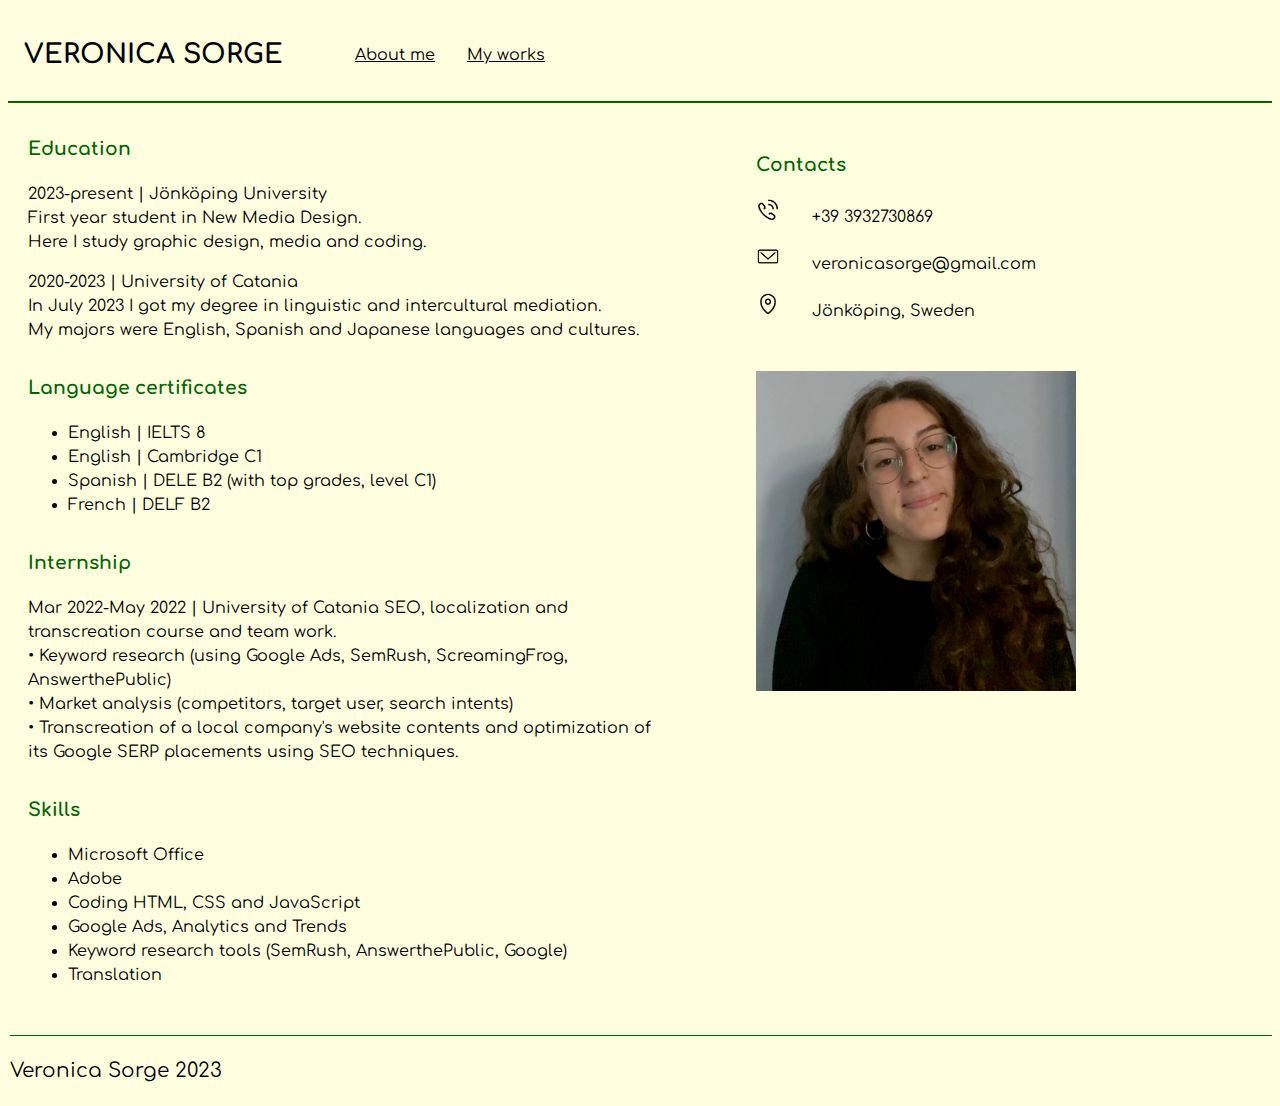
<file: index.html>
<!DOCTYPE html>
<html lang="en">
  <head>
    <meta charset="UTF-8" />
    <meta name="viewport" content="width=device-width, initial-scale=1.0" />
    <title>Portfolio Veronica</title>
    <link rel="stylesheet" href="css/main.css" />
    <link rel="preconnect" href="https://fonts.googleapis.com" />
    <link rel="preconnect" href="https://fonts.gstatic.com" crossorigin />
    <link
      href="https://fonts.googleapis.com/css2?family=Comfortaa:wght@300;400;500;600;700&display=swap"
      rel="stylesheet"
    />
  </head>

  <header>
    <p id="logo">VERONICA SORGE</p>
    <nav>
      <ul id="header-ul">
        <li class="header-li"><a href="index.html">About me</a></li>
        <li class="header-li"><a href="my-works.html">My works</a></li>
      </ul>
    </nav>
  </header>
  <body>
    <main>
      <div class="container">
        <div class="text-box">
          <h3>Education</h3>
          <p>
            2023-present | Jönköping University <br />
            First year student in New Media Design. <br />Here I study graphic
            design, media and coding.
          </p>
          <p>
            2020-2023 | University of Catania <br />
            In July 2023 I got my degree in linguistic and intercultural
            mediation. <br />
            My majors were English, Spanish and Japanese languages and cultures.
          </p>
          <h3>Language certificates</h3>
          <ul>
            <li>English | IELTS 8</li>
            <li>English | Cambridge C1</li>
            <li>Spanish | DELE B2 (with top grades, level C1)</li>
            <li>French | DELF B2</li>
          </ul>
          <h3>Internship</h3>
          <p>
            Mar 2022-May 2022 | University of Catania SEO, localization and
            transcreation course and team work. <br />
            • Keyword research (using Google Ads, SemRush, ScreamingFrog,
            AnswerthePublic) <br />• Market analysis (competitors, target user,
            search intents) <br />• Transcreation of a local company's website
            contents and optimization of its Google SERP placements using SEO
            techniques.
          </p>
          <h3>Skills</h3>
          <ul>
            <li>Microsoft Office</li>
            <li>Adobe</li>
            <li>Coding HTML, CSS and JavaScript</li>
            <li>Google Ads, Analytics and Trends</li>
            <li>Keyword research tools (SemRush, AnswerthePublic, Google)</li>
            <li>Translation</li>
          </ul>
        </div>
        <div>
          <div id="contact-box">
            <h3>Contacts</h3>
            <div>
              <p>
                <img src="images/phone.png" alt="phone icon" class="icons" />+39
                3932730869
              </p>
            </div>
            <div>
              <p>
                <img
                  src="images/email.png"
                  alt="mail icon"
                  class="icons"
                />veronicasorge@gmail.com
              </p>
            </div>
            <div>
              <p>
                <img
                  src="images/location.png"
                  alt="location icon"
                  class="icons"
                />Jönköping, Sweden
              </p>
            </div>
            <img src="images/IMG_1233.jpg" alt="Picture of myself" id="mypic" />
          </div>
        </div>
      </div>
    </main>

    <footer>
      <p>Veronica Sorge 2023</p>
    </footer>
  </body>
</html>
</file>
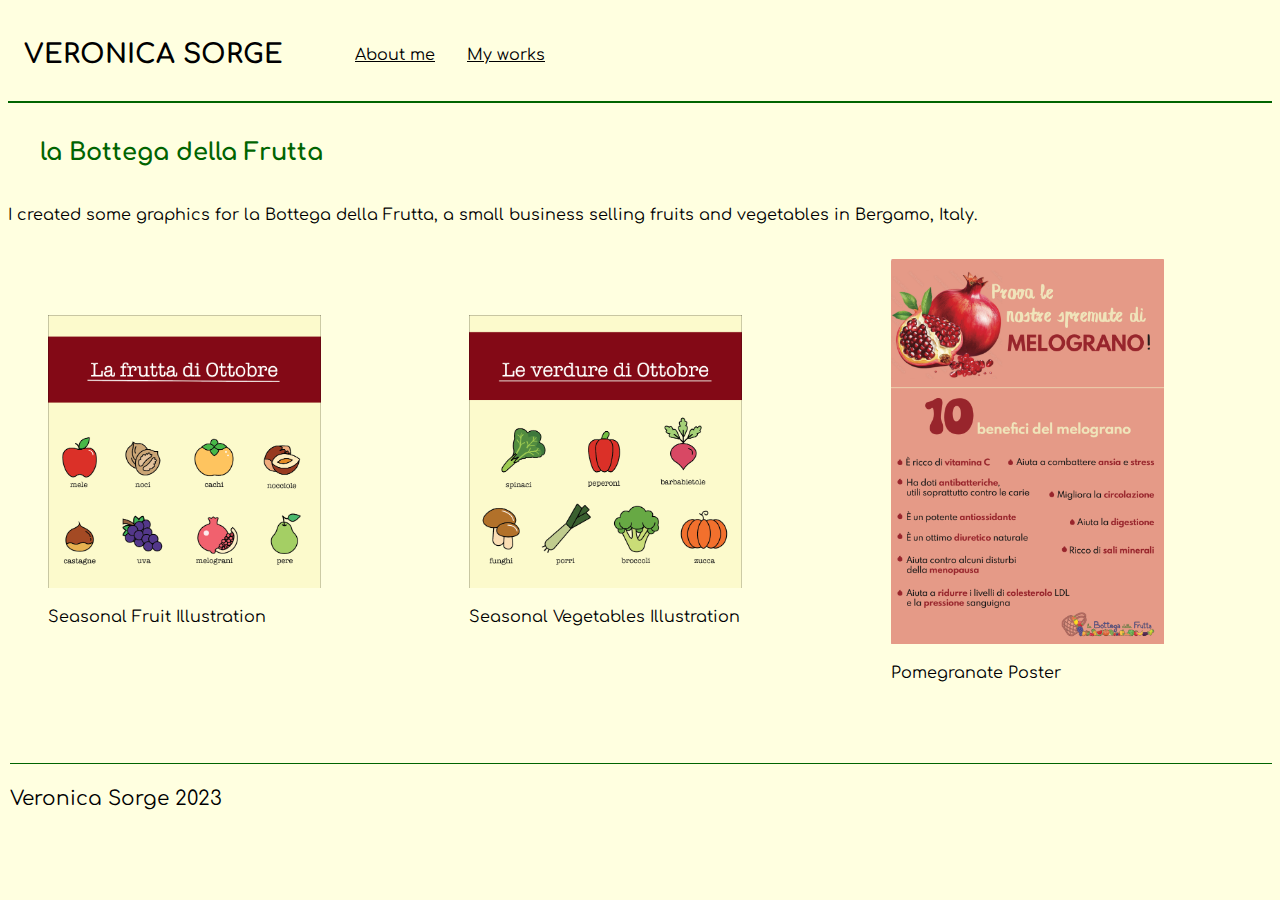
<file: bottega.html>
<!DOCTYPE html>
<html lang="en">
  <head>
    <meta charset="UTF-8" />
    <meta name="viewport" content="width=device-width, initial-scale=1.0" />
    <title>Portfolio Veronica</title>
    <link rel="stylesheet" href="css/main.css" />
    <link rel="preconnect" href="https://fonts.googleapis.com" />
    <link rel="preconnect" href="https://fonts.gstatic.com" crossorigin />
    <link
      href="https://fonts.googleapis.com/css2?family=Comfortaa:wght@300;400;500;600;700&display=swap"
      rel="stylesheet"
    />
  </head>

  <header>
    <p id="logo">VERONICA SORGE</p>
    <nav>
      <ul id="header-ul">
        <li class="header-li"><a href="index.html">About me</a></li>
        <li class="header-li"><a href="my-works.html">My works</a></li>
      </ul>
    </nav>
  </header>
  <body>
    <h1>la Bottega della Frutta</h1>

    <p class="visualidentity-description">
      I created some graphics for la Bottega della Frutta, a small business
      selling fruits and vegetables in Bergamo, Italy.
    </p>

    <section>
      <figure>
        <img src="images/bottegadellafrutta1.png" alt="fruit" />
        <figcaption>Seasonal Fruit Illustration</figcaption>
      </figure>

      <figure>
        <img src="images/bottegadellafrutta2.png" alt="vegetables" />
        <figcaption>Seasonal Vegetables Illustration</figcaption>
      </figure>

      <figure>
        <img src="images/bottegadellafrutta3.png" alt="poster" />
        <figcaption>Pomegranate Poster</figcaption>
      </figure>
    </section>
  </body>
  <footer>
    <p>Veronica Sorge 2023</p>
  </footer>
</html>
</file>
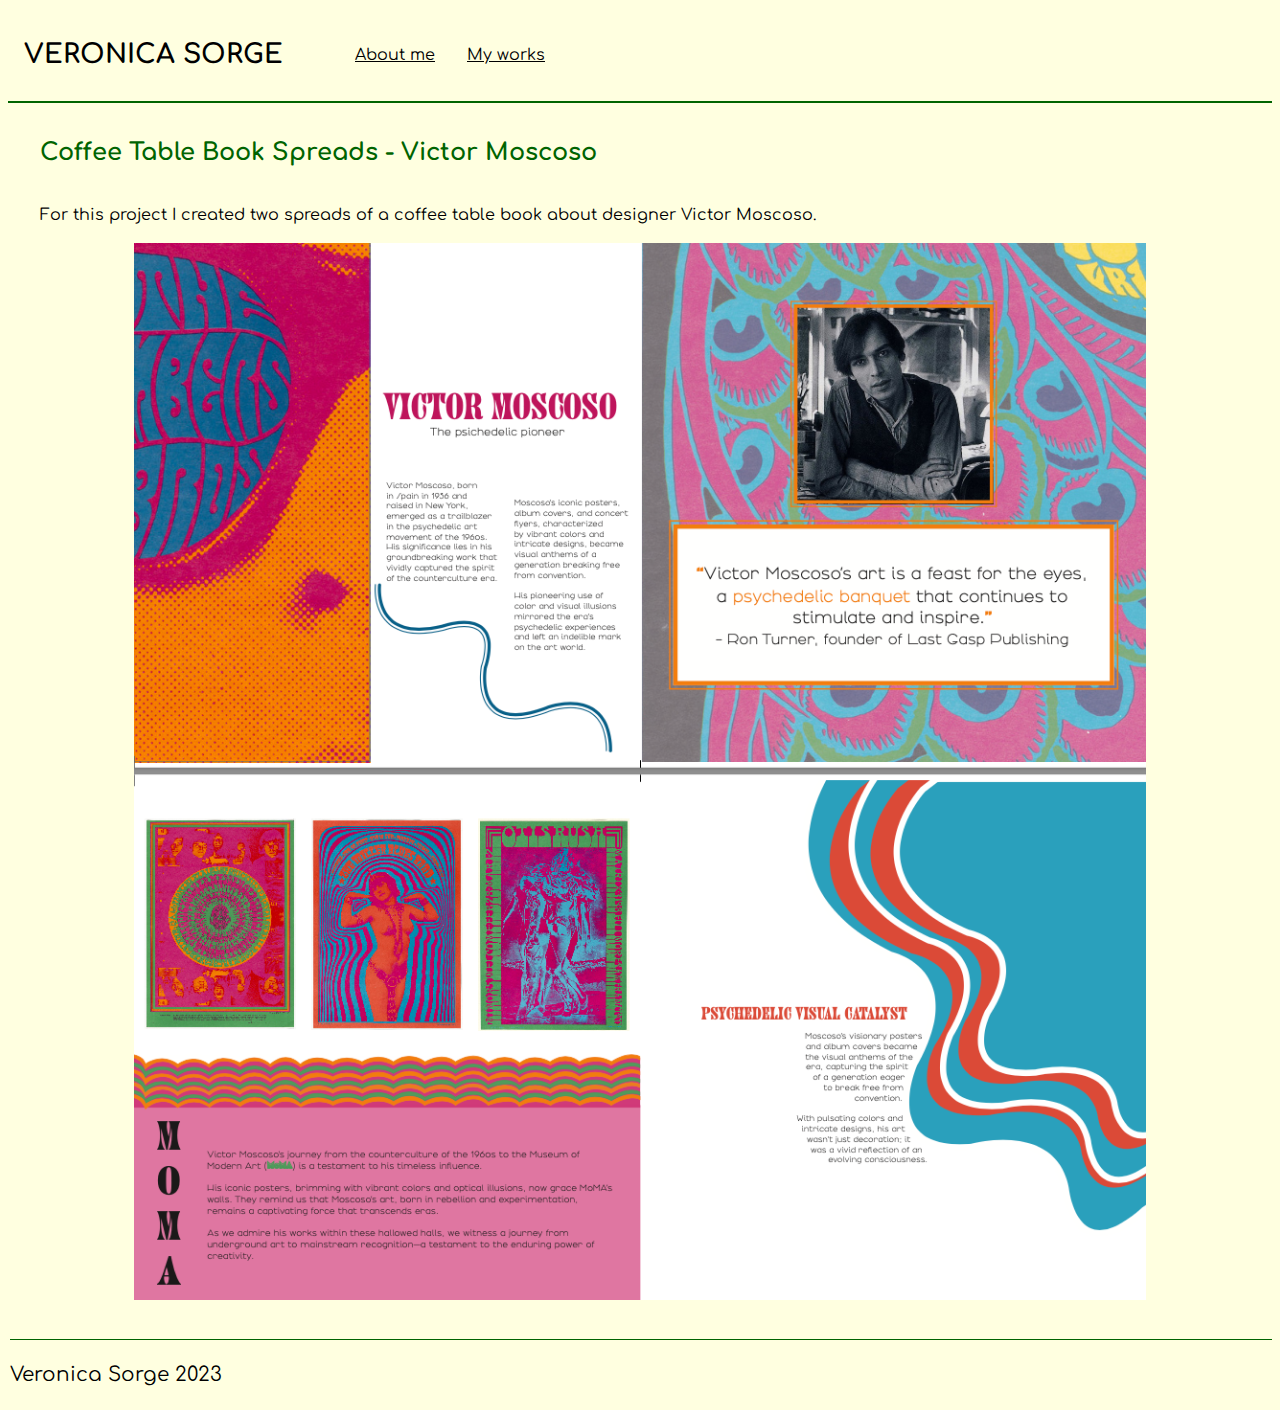
<file: coffetablebook.html>
<!DOCTYPE html>
<html lang="en">
  <head>
    <meta charset="UTF-8" />
    <meta name="viewport" content="width=device-width, initial-scale=1.0" />
    <title>Portfolio Veronica</title>
    <link rel="stylesheet" href="css/main.css" />
    <link rel="preconnect" href="https://fonts.googleapis.com" />
    <link rel="preconnect" href="https://fonts.gstatic.com" crossorigin />
    <link
      href="https://fonts.googleapis.com/css2?family=Comfortaa:wght@300;400;500;600;700&display=swap"
      rel="stylesheet"
    />
  </head>

  <header>
    <p id="logo">VERONICA SORGE</p>
    <nav>
      <ul id="header-ul">
        <li class="header-li"><a href="index.html">About me</a></li>
        <li class="header-li"><a href="my-works.html">My works</a></li>
      </ul>
    </nav>
  </header>
  <body>
    <h1>Coffee Table Book Spreads - Victor Moscoso</h1>

    <p class="work-description">
      For this project I created two spreads of a coffee table book about
      designer Victor Moscoso.
    </p>

    <img
      src="images/coffee-table-book.png"
      alt="coffee table book spreads"
      id="coffeetablebookpic"
    />
  </body>

  <footer>
    <p>Veronica Sorge 2023</p>
  </footer>
</html>
</file>
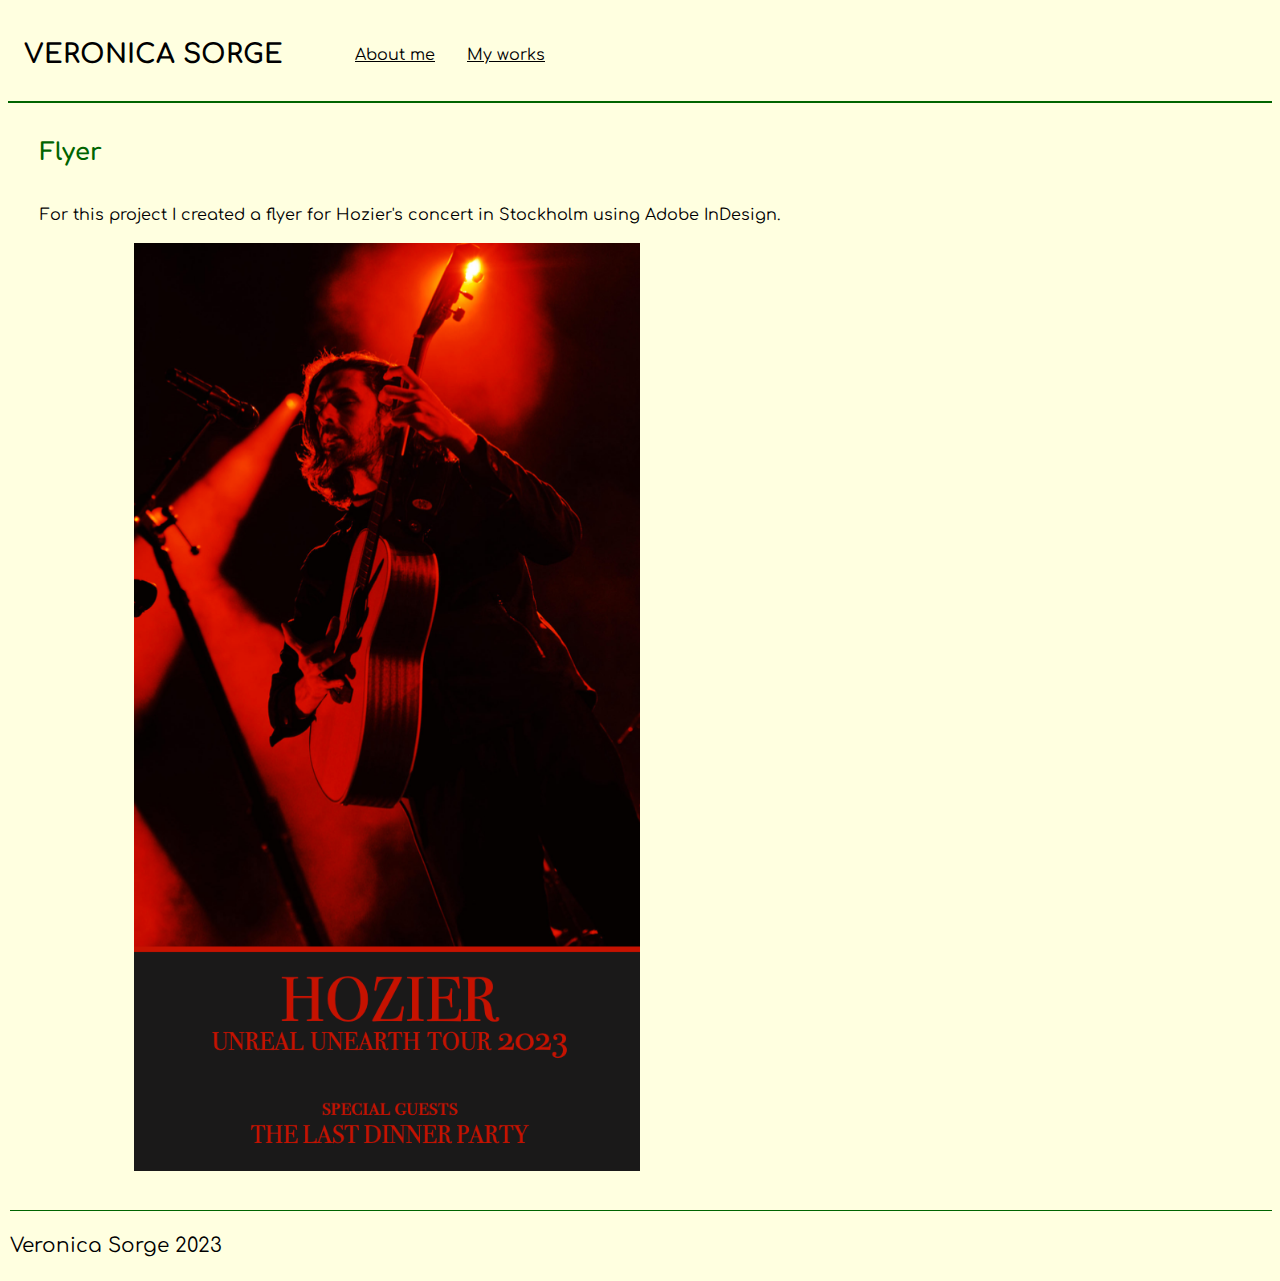
<file: flyer.html>
<!DOCTYPE html>
<html lang="en">
  <head>
    <meta charset="UTF-8" />
    <meta name="viewport" content="width=device-width, initial-scale=1.0" />
    <title>Portfolio Veronica</title>
    <link rel="stylesheet" href="css/main.css" />
    <link rel="preconnect" href="https://fonts.googleapis.com" />
    <link rel="preconnect" href="https://fonts.gstatic.com" crossorigin />
    <link
      href="https://fonts.googleapis.com/css2?family=Comfortaa:wght@300;400;500;600;700&display=swap"
      rel="stylesheet"
    />
  </head>

  <header>
    <p id="logo">VERONICA SORGE</p>
    <nav>
      <ul id="header-ul">
        <li class="header-li"><a href="index.html">About me</a></li>
        <li class="header-li"><a href="my-works.html">My works</a></li>
      </ul>
    </nav>
  </header>
  <body>
    <h1>Flyer</h1>

    <p class="work-description">
      For this project I created a flyer for Hozier's concert in Stockholm using
      Adobe InDesign.
    </p>

    <img src="images/flyer.png" alt="flyer" id="flyerpic" />
  </body>

  <footer>
    <p>Veronica Sorge 2023</p>
  </footer>
</html>
</file>
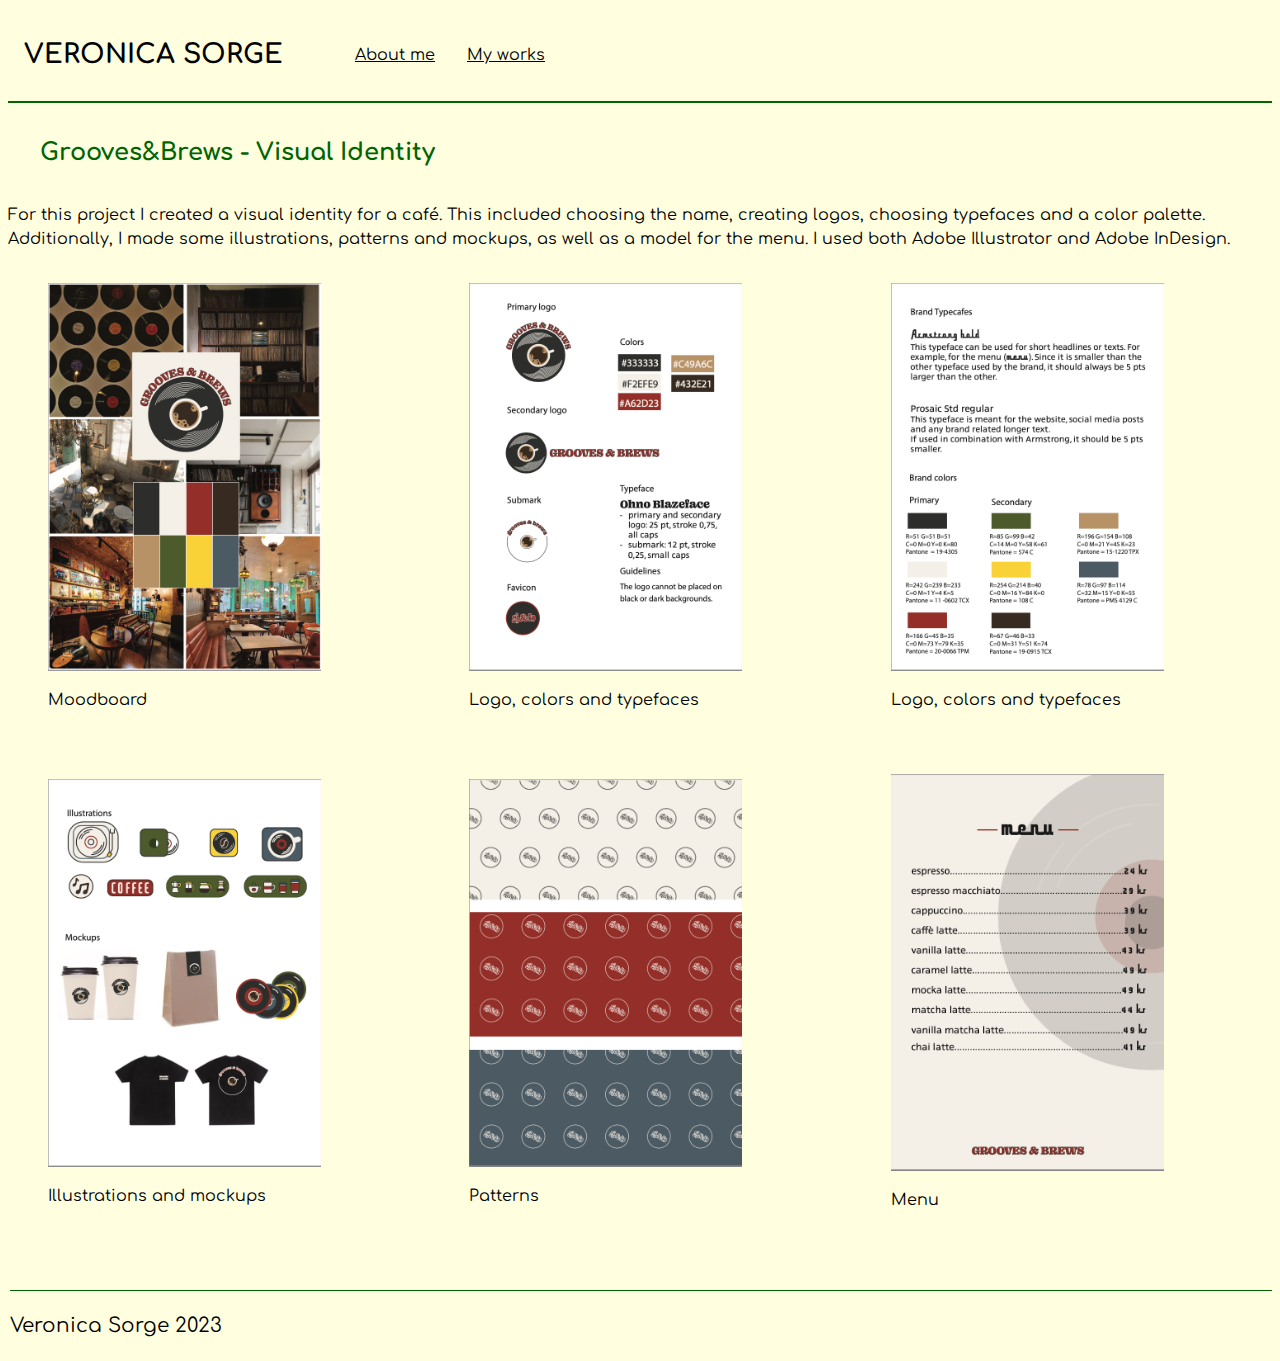
<file: grooves&brews.html>
<!DOCTYPE html>
<html lang="en">
  <head>
    <meta charset="UTF-8" />
    <meta name="viewport" content="width=device-width, initial-scale=1.0" />
    <title>Portfolio Veronica</title>
    <link rel="stylesheet" href="css/main.css" />
    <link rel="preconnect" href="https://fonts.googleapis.com" />
    <link rel="preconnect" href="https://fonts.gstatic.com" crossorigin />
    <link
      href="https://fonts.googleapis.com/css2?family=Comfortaa:wght@300;400;500;600;700&display=swap"
      rel="stylesheet"
    />
  </head>

  <header>
    <p id="logo">VERONICA SORGE</p>
    <nav>
      <ul id="header-ul">
        <li class="header-li"><a href="index.html">About me</a></li>
        <li class="header-li"><a href="my-works.html">My works</a></li>
      </ul>
    </nav>
  </header>
  <body>
    <h1>Grooves&Brews - Visual Identity</h1>

    <p class="visualidentity-description">
      For this project I created a visual identity for a café. This included
      choosing the name, creating logos, choosing typefaces and a color palette.
      Additionally, I made some illustrations, patterns and mockups, as well as
      a model for the menu. I used both Adobe Illustrator and Adobe InDesign.
    </p>

    <section>
      <figure>
        <img src="images/vi1.png" alt="Moodboard" />
        <figcaption>Moodboard</figcaption>
      </figure>

      <figure>
        <img src="images/vi2.png" alt="Logo" />
        <figcaption>Logo, colors and typefaces</figcaption>
      </figure>

      <figure>
        <img src="images/vi3.png" alt="Logo2" />
        <figcaption>Logo, colors and typefaces</figcaption>
      </figure>

      <figure>
        <img src="images/vi4.png" alt="Illustrations and mockups" />
        <figcaption>Illustrations and mockups</figcaption>
      </figure>

      <figure>
        <img src="images/vi5.png" alt="Patterns" />
        <figcaption>Patterns</figcaption>
      </figure>

      <figure>
        <img src="images/vi6.png" alt="Menu" />
        <figcaption>Menu</figcaption>
      </figure>
    </section>
  </body>
  <footer>
    <p>Veronica Sorge 2023</p>
  </footer>
</html>
</file>
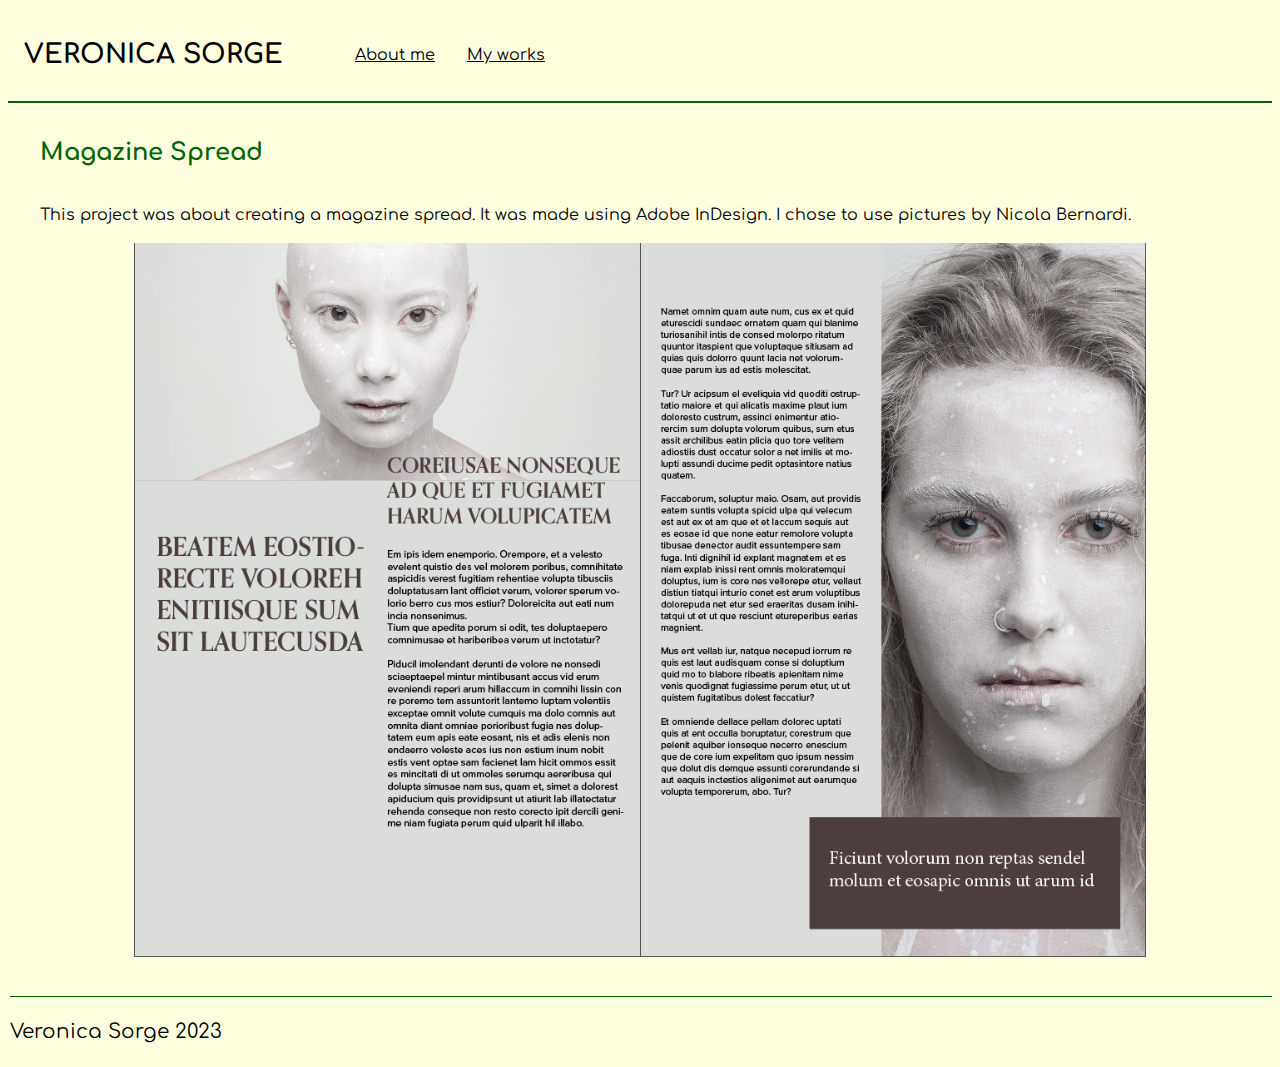
<file: magazine-1.html>
<!DOCTYPE html>
<html lang="en">
  <head>
    <meta charset="UTF-8" />
    <meta name="viewport" content="width=device-width, initial-scale=1.0" />
    <title>Portfolio Veronica</title>
    <link rel="stylesheet" href="css/main.css" />
    <link rel="preconnect" href="https://fonts.googleapis.com" />
    <link rel="preconnect" href="https://fonts.gstatic.com" crossorigin />
    <link
      href="https://fonts.googleapis.com/css2?family=Comfortaa:wght@300;400;500;600;700&display=swap"
      rel="stylesheet"
    />
  </head>

  <header>
    <p id="logo">VERONICA SORGE</p>
    <nav>
      <ul id="header-ul">
        <li class="header-li"><a href="index.html">About me</a></li>
        <li class="header-li"><a href="my-works.html">My works</a></li>
      </ul>
    </nav>
  </header>
  <body>
    <h1>Magazine Spread</h1>

    <p class="work-description">
      This project was about creating a magazine spread. It was made using Adobe
      InDesign. I chose to use pictures by Nicola Bernardi.
    </p>

    <img src="images/magazine1.png" alt="magazine1" class="magazine-pics" />
  </body>

  <footer>
    <p>Veronica Sorge 2023</p>
  </footer>
</html>
</file>
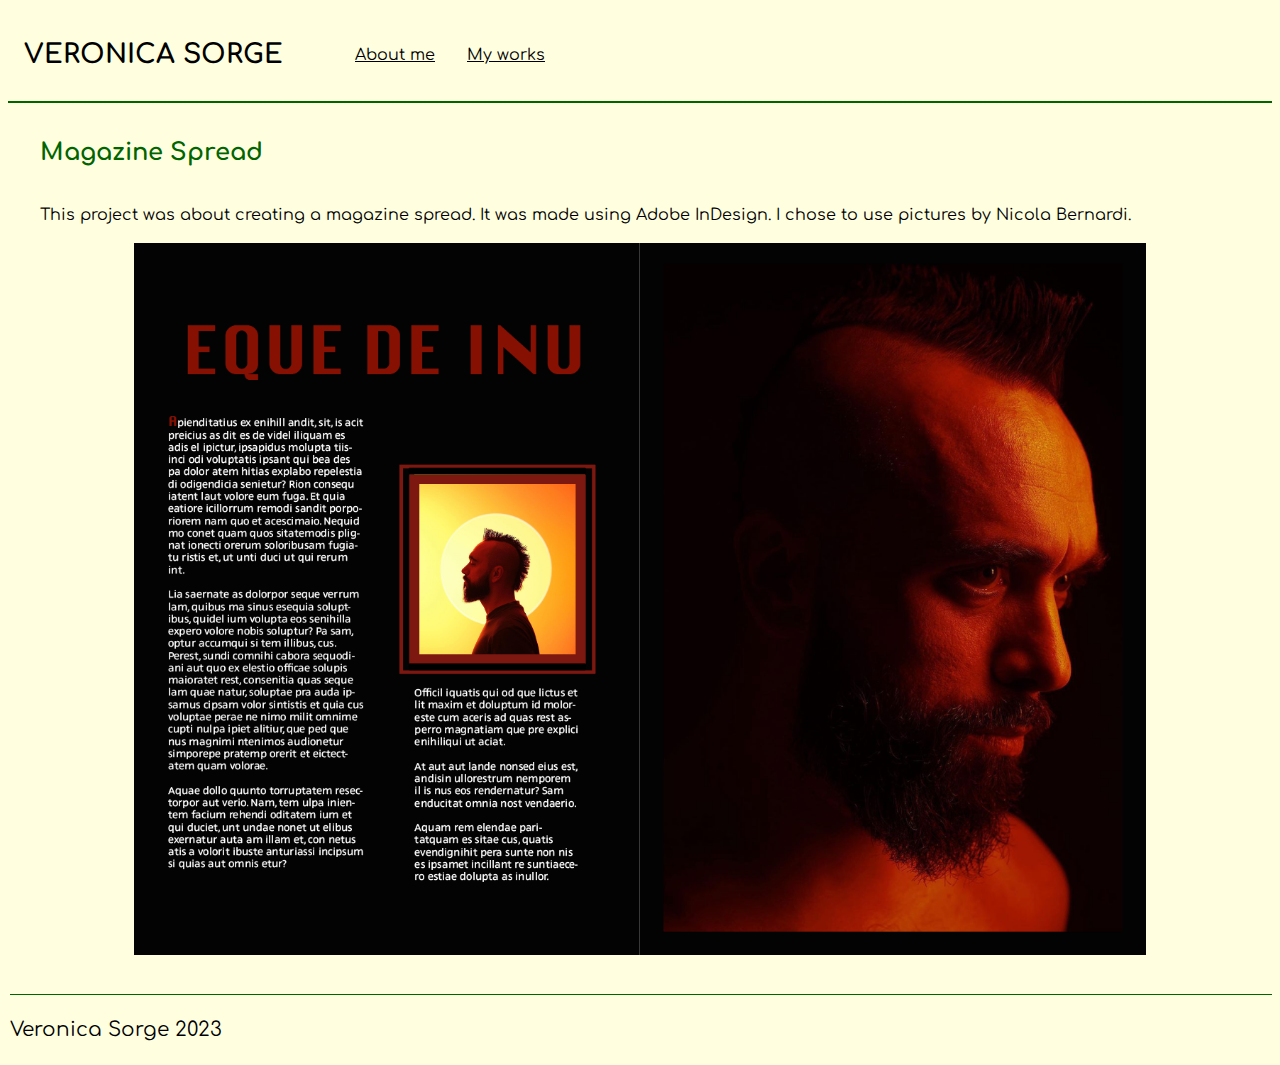
<file: magazine-2.html>
<!DOCTYPE html>
<html lang="en">
  <head>
    <meta charset="UTF-8" />
    <meta name="viewport" content="width=device-width, initial-scale=1.0" />
    <title>Portfolio Veronica</title>
    <link rel="stylesheet" href="css/main.css" />
    <link rel="preconnect" href="https://fonts.googleapis.com" />
    <link rel="preconnect" href="https://fonts.gstatic.com" crossorigin />
    <link
      href="https://fonts.googleapis.com/css2?family=Comfortaa:wght@300;400;500;600;700&display=swap"
      rel="stylesheet"
    />
  </head>

  <header>
    <p id="logo">VERONICA SORGE</p>
    <nav>
      <ul id="header-ul">
        <li class="header-li"><a href="index.html">About me</a></li>
        <li class="header-li"><a href="my-works.html">My works</a></li>
      </ul>
    </nav>
  </header>
  <body>
    <h1>Magazine Spread</h1>

    <p class="work-description">
      This project was about creating a magazine spread. It was made using Adobe
      InDesign. I chose to use pictures by Nicola Bernardi.
    </p>

    <img src="images/magazine2.png" alt="magazine2" class="magazine-pics" />
  </body>

  <footer>
    <p>Veronica Sorge 2023</p>
  </footer>
</html>
</file>
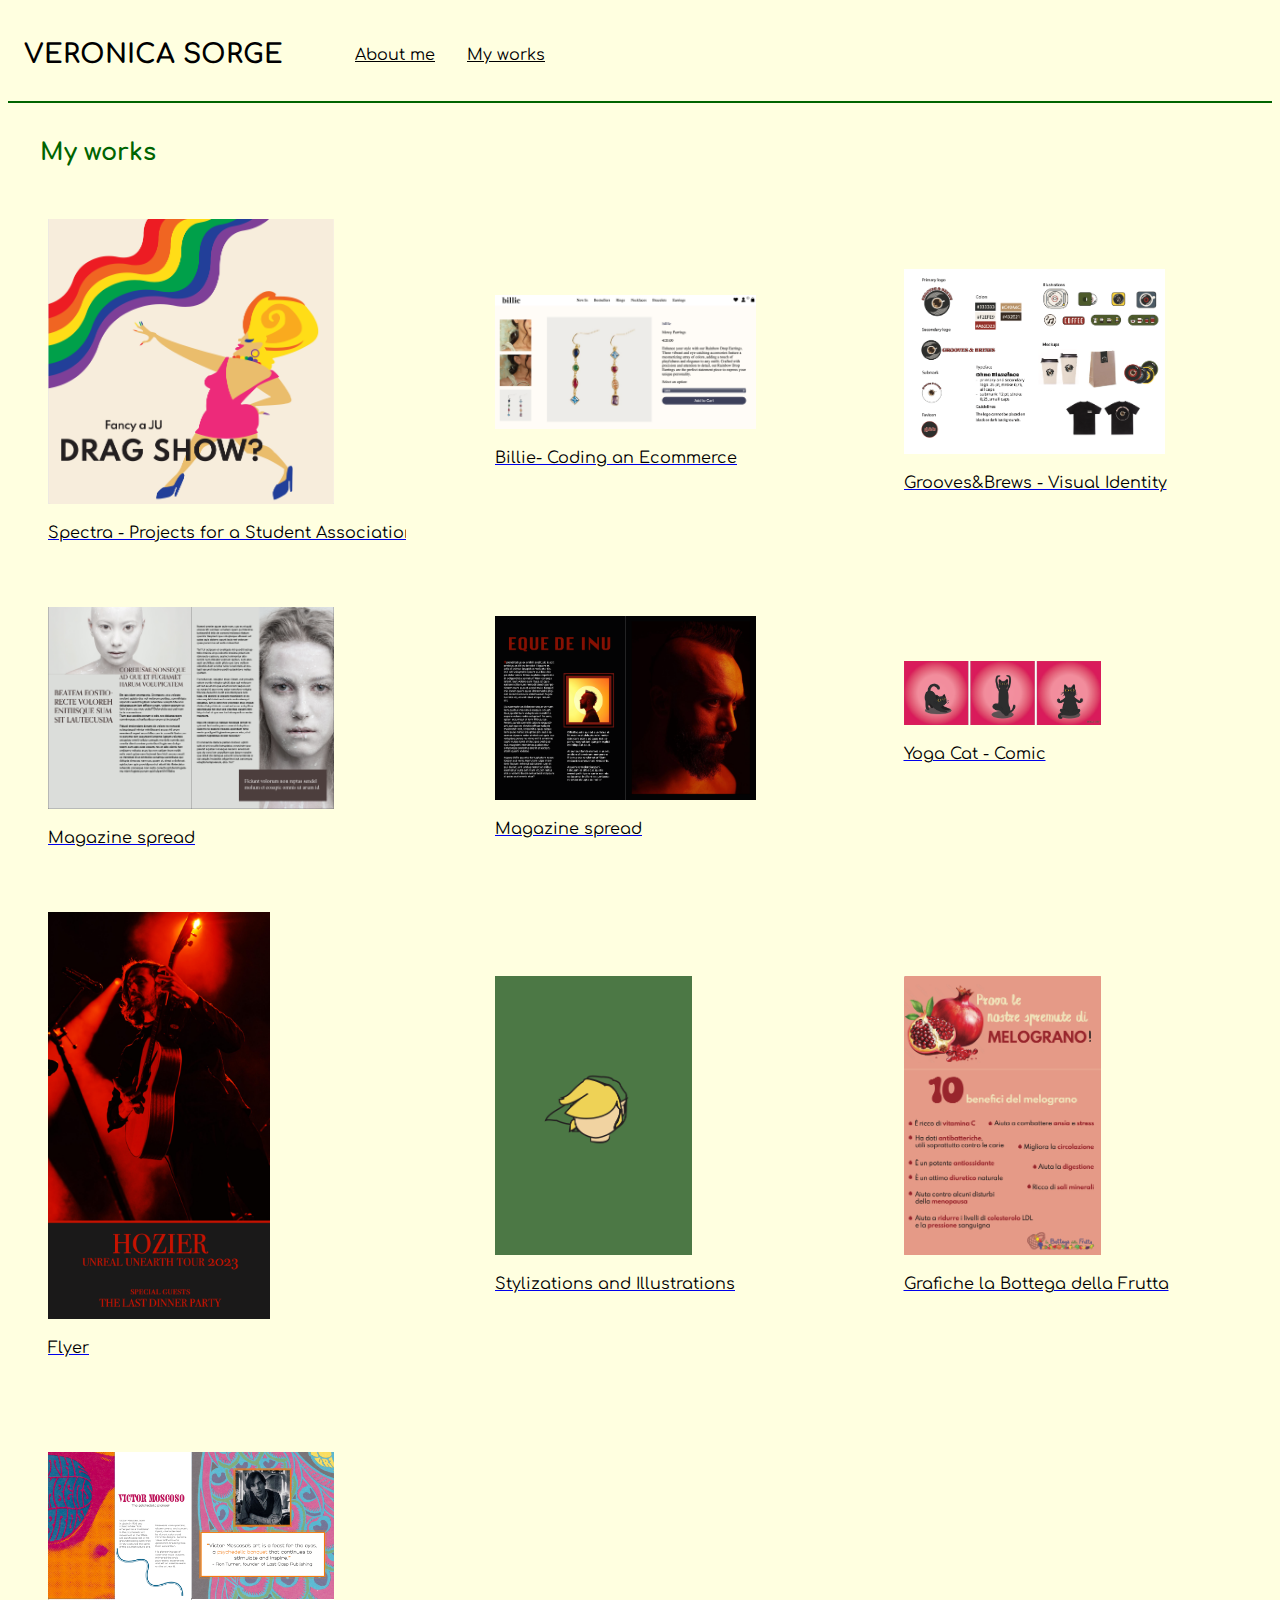
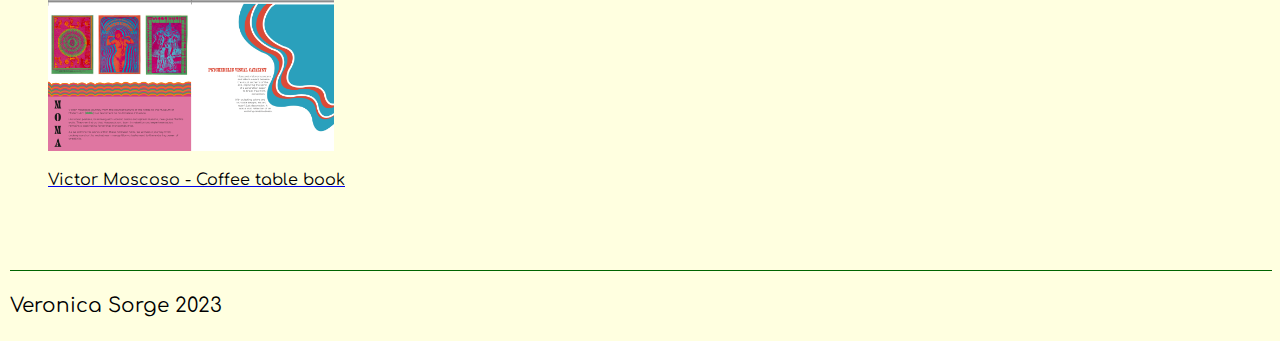
<file: my-works.html>
<!DOCTYPE html>
<html lang="en">
  <head>
    <meta charset="UTF-8" />
    <meta name="viewport" content="width=device-width, initial-scale=1.0" />
    <link rel="stylesheet" href="css/main.css" />
    <link rel="preconnect" href="https://fonts.googleapis.com" />
    <link rel="preconnect" href="https://fonts.gstatic.com" crossorigin />
    <link
      href="https://fonts.googleapis.com/css2?family=Comfortaa:wght@300;400;500;600;700&display=swap"
      rel="stylesheet"
    />
    <title>Portfolio Veronica</title>
  </head>

  <body>
    <header>
      <p id="logo">VERONICA SORGE</p>
      <nav>
        <ul id="header-ul">
          <li class="header-li"><a href="index.html">About me</a></li>
          <li class="header-li"><a href="my-works.html">My works</a></li>
        </ul>
      </nav>
    </header>
<h1>My works</h1>

<section>

  <a href="spectra.html">
    <figure class="myworks-fig">
      <img src="images/dragshow1.png" alt="ig post for spectra">
      <figcaption>Spectra - Projects for a Student Association</figcaption>
    </figure>
  </a>

  <a href="website.html">
    <figure class="myworks-fig">
      <img src="images/website.png" alt="Website">
      <figcaption>Billie- Coding an Ecommerce</figcaption>
    </figure>
  </a>

  <a href="grooves&brews.html">
    <figure class="myworks-fig">
      <img src="images/visual-identity.png" alt="Visual Identity">
      <figcaption>Grooves&Brews - Visual Identity</figcaption>
    </figure>
  </a>

  <a href="magazine-1.html">
    <figure class="myworks-fig">
      <img src="images/magazine1.png" alt="Magazine 1">
      <figcaption>Magazine spread</figcaption>
    </figure>
  </a>

  <a href="magazine-2.html">
    <figure class="myworks-fig">
      <img src="images/magazine2.png" alt="Magazine 2">
      <figcaption>Magazine spread</figcaption>
    </figure>
  </a>
  
  <a href="yogacat.html" class="myworks-fig">
    <figure>
      <img src="images/comic.png" alt="Comic">
      <figcaption>Yoga Cat - Comic</figcaption>
    </figure>
  </a>

  <a href="flyer.html" class="myworks-fig">
    <figure>
      <img src="images/flyer.png" alt="flyer">
      <figcaption>Flyer</figcaption>
    </figure>
  </a>

  <a href="stylizations.html" class="myworks-fig">
    <figure>
      <img src="images/stylization1.png" alt="stylization">
      <figcaption>Stylizations and Illustrations</figcaption>
    </figure>
  </a>

  <a href="bottega.html" class="myworks-fig">
    <figure>
      <img src="images/bottegadellafrutta3.png" alt="flyer">
      <figcaption>Grafiche la Bottega della Frutta</figcaption>
    </figure>
  </a>

  <a href="coffetablebook.html">
    <figure class="myworks-fig">
      <img src="images/coffee-table-book.png" alt="Coffee Table Book">
      <figcaption>Victor Moscoso - Coffee table book</figcaption>
    </figure>
  </a>
  
</section>

  </body>
  <footer>
    <p>Veronica Sorge 2023</p>
  </footer>
</html>
</html>
</file>
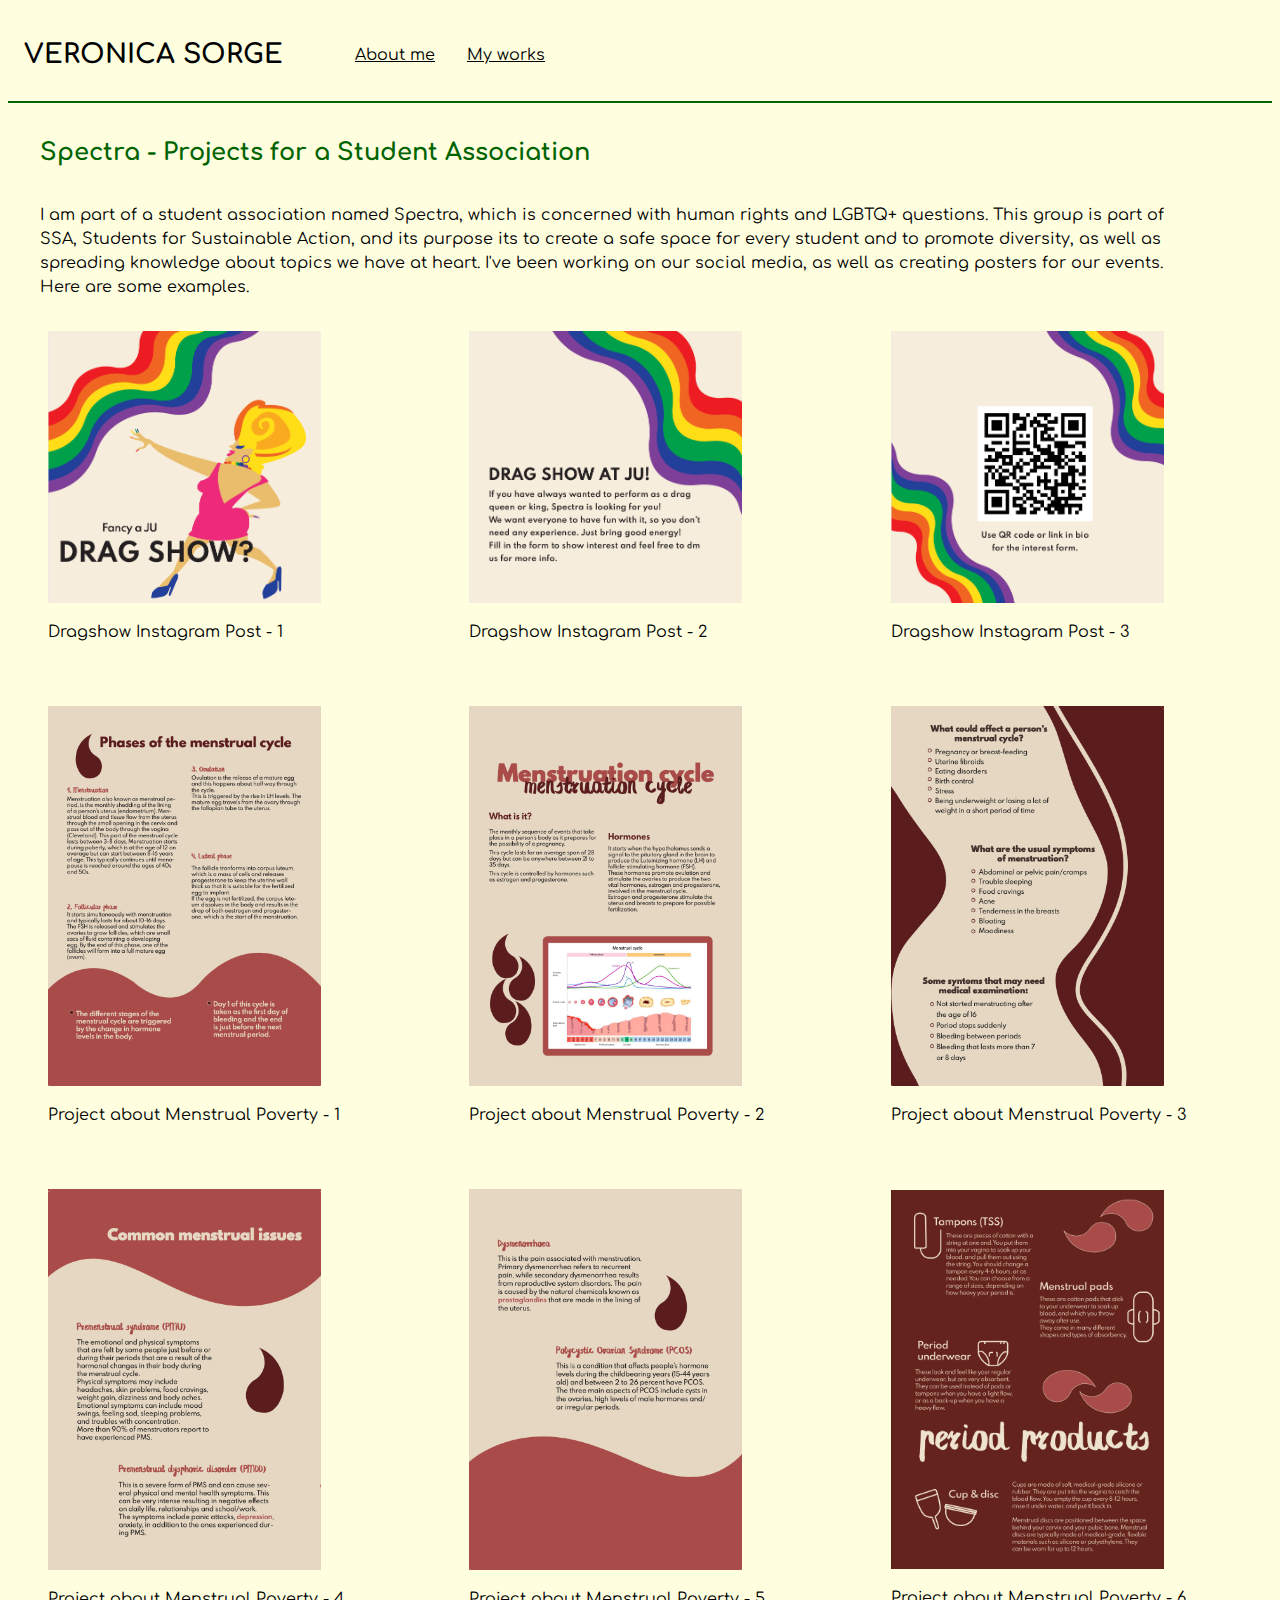
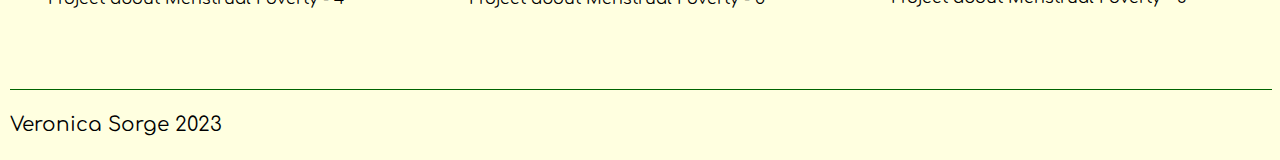
<file: spectra.html>
<!DOCTYPE html>
<html lang="en">
  <head>
    <meta charset="UTF-8" />
    <meta name="viewport" content="width=device-width, initial-scale=1.0" />
    <title>Portfolio Veronica</title>
    <link rel="stylesheet" href="css/main.css" />
    <link rel="preconnect" href="https://fonts.googleapis.com" />
    <link rel="preconnect" href="https://fonts.gstatic.com" crossorigin />
    <link
      href="https://fonts.googleapis.com/css2?family=Comfortaa:wght@300;400;500;600;700&display=swap"
      rel="stylesheet"
    />
  </head>

  <header>
    <p id="logo">VERONICA SORGE</p>
    <nav>
      <ul id="header-ul">
        <li class="header-li"><a href="index.html">About me</a></li>
        <li class="header-li"><a href="my-works.html">My works</a></li>
      </ul>
    </nav>
  </header>
  <body>
    <h1>Spectra - Projects for a Student Association</h1>

    <p class="work-description">
      I am part of a student association named Spectra, which is concerned with
      human rights and LGBTQ+ questions. This group is part of SSA, Students for
      Sustainable Action, and its purpose its to create a safe space for every
      student and to promote diversity, as well as spreading knowledge about
      topics we have at heart. I've been working on our social media, as well as
      creating posters for our events. Here are some examples.
    </p>

    <section>
      <figure>
        <img src="images/dragshow1.png" alt="dragshow post 1" />
        <figcaption>Dragshow Instagram Post - 1</figcaption>
      </figure>

      <figure>
        <img src="images/dragshow2.png" alt="dragshow post 2" />
        <figcaption>Dragshow Instagram Post - 2</figcaption>
      </figure>

      <figure>
        <img src="images/dragshow3.png" alt="dragshow post 3" />
        <figcaption>Dragshow Instagram Post - 3</figcaption>
      </figure>

      <figure>
        <img src="images/mestrualproject1.png" alt="Poster 1" />
        <figcaption>Project about Menstrual Poverty - 1</figcaption>
      </figure>

      <figure>
        <img src="images/menstrualproject2.png" alt="Poster 2" />
        <figcaption>Project about Menstrual Poverty - 2</figcaption>
      </figure>

      <figure>
        <img src="images/menstrualproject3.png" alt="Poster 3" />
        <figcaption>Project about Menstrual Poverty - 3</figcaption>
      </figure>

      <figure>
        <img src="images/menstrualproject4.png" alt="Poster 4" />
        <figcaption>Project about Menstrual Poverty - 4</figcaption>
      </figure>

      <figure>
        <img src="images/menstrualproject5.png" alt="Poster 5" />
        <figcaption>Project about Menstrual Poverty - 5</figcaption>
      </figure>

      <figure>
        <img src="images/menstrualproject6.png" alt="Poster 6" />
        <figcaption>Project about Menstrual Poverty - 6</figcaption>
      </figure>
    </section>
  </body>
  <footer>
    <p>Veronica Sorge 2023</p>
  </footer>
</html>
</file>
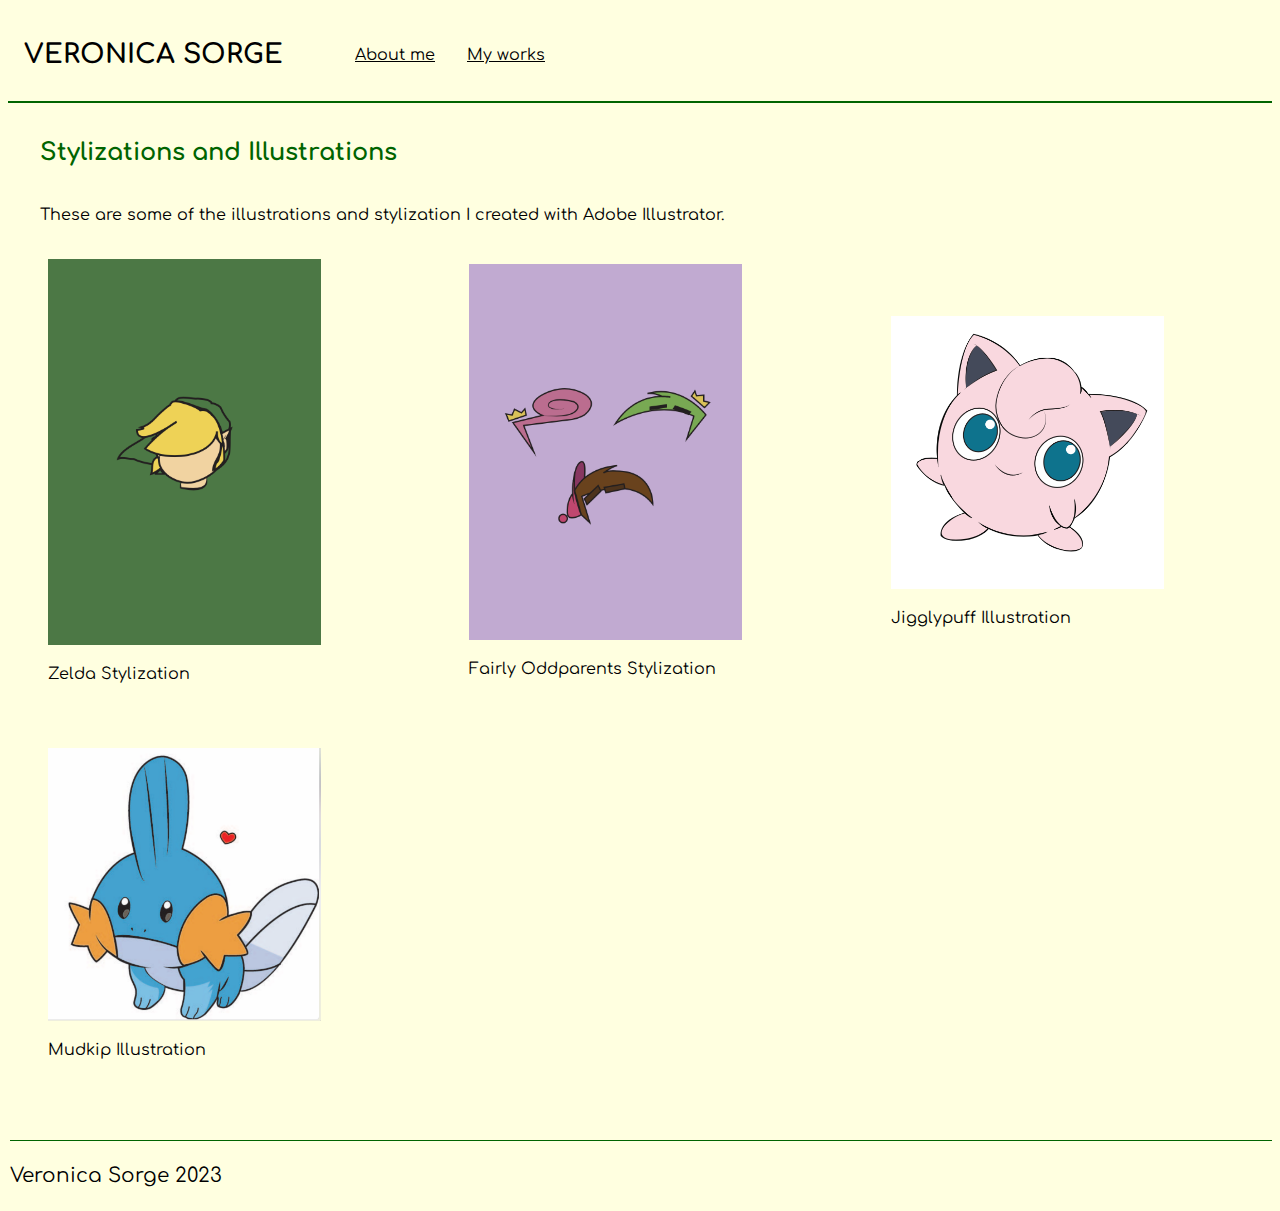
<file: stylizations.html>
<!DOCTYPE html>
<html lang="en">
  <head>
    <meta charset="UTF-8" />
    <meta name="viewport" content="width=device-width, initial-scale=1.0" />
    <title>Portfolio Veronica</title>
    <link rel="stylesheet" href="css/main.css" />
    <link rel="preconnect" href="https://fonts.googleapis.com" />
    <link rel="preconnect" href="https://fonts.gstatic.com" crossorigin />
    <link
      href="https://fonts.googleapis.com/css2?family=Comfortaa:wght@300;400;500;600;700&display=swap"
      rel="stylesheet"
    />
  </head>

  <header>
    <p id="logo">VERONICA SORGE</p>
    <nav>
      <ul id="header-ul">
        <li class="header-li"><a href="index.html">About me</a></li>
        <li class="header-li"><a href="my-works.html">My works</a></li>
      </ul>
    </nav>
  </header>
  <body>
    <h1>Stylizations and Illustrations</h1>

    <p class="work-description">
      These are some of the illustrations and stylization I created with Adobe
      Illustrator.
    </p>

    <section>
      <figure>
        <img src="images/stylization1.png" alt="stylization" />
        <figcaption>Zelda Stylization</figcaption>
      </figure>

      <figure>
        <img src="images/stylization2.png" alt="stylization" />
        <figcaption>Fairly Oddparents Stylization</figcaption>
      </figure>

      <figure>
        <img src="images/illustration1.png" alt="illustration" />
        <figcaption>Jigglypuff Illustration</figcaption>
      </figure>

      <figure>
        <img src="images/illustration2.png" alt="illustration" />
        <figcaption>Mudkip Illustration</figcaption>
      </figure>
    </section>
  </body>

  <footer>
    <p>Veronica Sorge 2023</p>
  </footer>
</html>
</file>
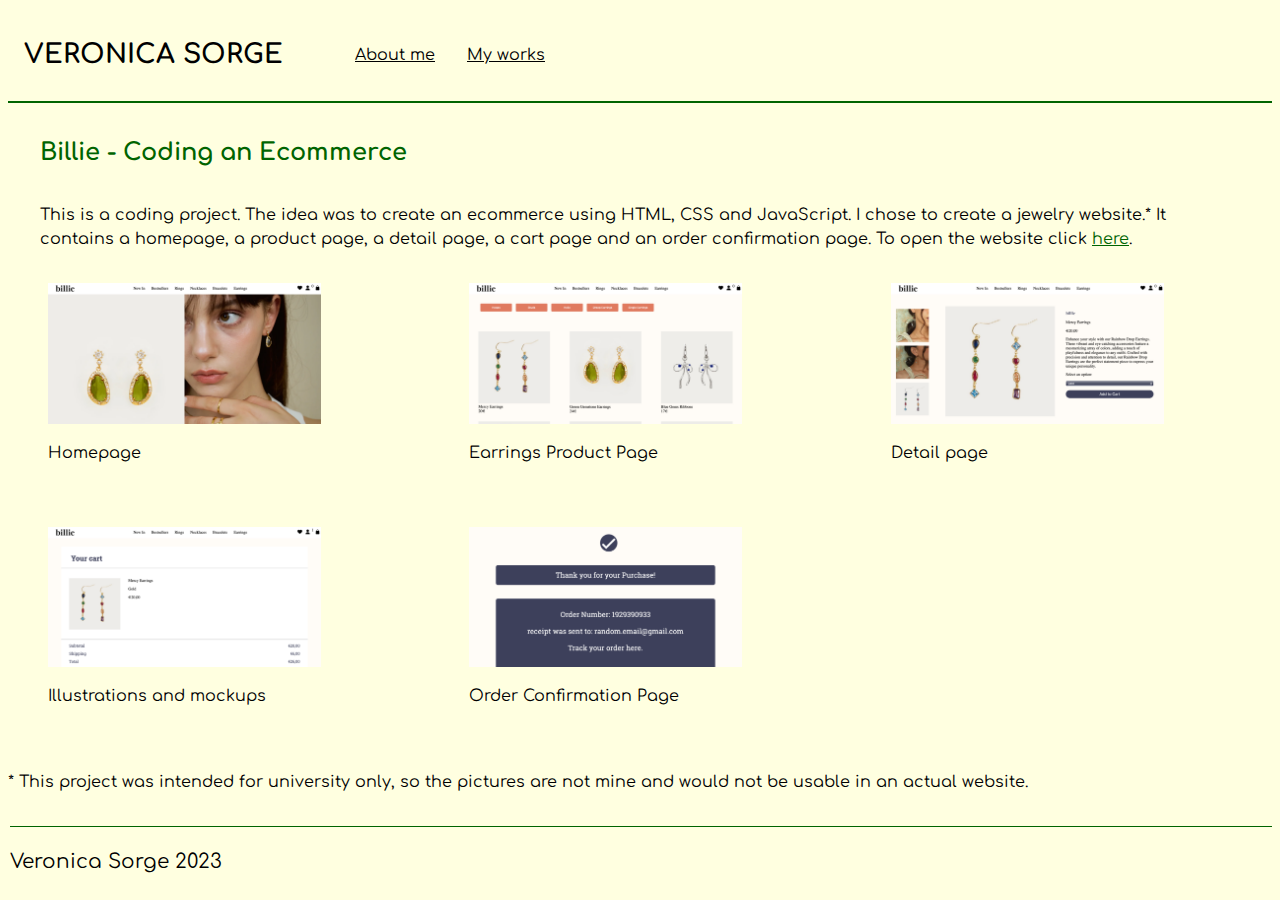
<file: website.html>
<!DOCTYPE html>
<html lang="en">
  <head>
    <meta charset="UTF-8" />
    <meta name="viewport" content="width=device-width, initial-scale=1.0" />
    <title>Portfolio Veronica</title>
    <link rel="stylesheet" href="css/main.css" />
    <link rel="preconnect" href="https://fonts.googleapis.com" />
    <link rel="preconnect" href="https://fonts.gstatic.com" crossorigin />
    <link
      href="https://fonts.googleapis.com/css2?family=Comfortaa:wght@300;400;500;600;700&display=swap"
      rel="stylesheet"
    />
  </head>

  <header>
    <p id="logo">VERONICA SORGE</p>
    <nav>
      <ul id="header-ul">
        <li class="header-li"><a href="index.html">About me</a></li>
        <li class="header-li"><a href="my-works.html">My works</a></li>
      </ul>
    </nav>
  </header>
  <body>
    <h1>Billie - Coding an Ecommerce</h1>

    <p class="work-description">
      This is a coding project. The idea was to create an ecommerce using HTML,
      CSS and JavaScript. I chose to create a jewelry website.* It contains a
      homepage, a product page, a detail page, a cart page and an order
      confirmation page. To open the website click
      <a
        href="https://ju-nmd2023.github.io/wuid-project-group-38/index.html"
        id="website-link"
        >here</a
      >.
    </p>

    <section>
      <figure>
        <img src="images/homepage.png" alt="homepage" />
        <figcaption>Homepage</figcaption>
      </figure>

      <figure>
        <img src="images/productpage.png" alt="product page" />
        <figcaption>Earrings Product Page</figcaption>
      </figure>

      <figure>
        <img src="images/website.png" alt="detail page" />
        <figcaption>Detail page</figcaption>
      </figure>

      <figure>
        <img src="images/cartpage.png" alt="cartpage" />
        <figcaption>Illustrations and mockups</figcaption>
      </figure>

      <figure>
        <img
          src="images/orderconfirmationpage.png"
          alt="order confirmation page"
        />
        <figcaption>Order Confirmation Page</figcaption>
      </figure>
    </section>
    <p>
      * This project was intended for university only, so the pictures are not
      mine and would not be usable in an actual website.
    </p>
  </body>

  <footer>
    <p>Veronica Sorge 2023</p>
  </footer>
</html>
</file>
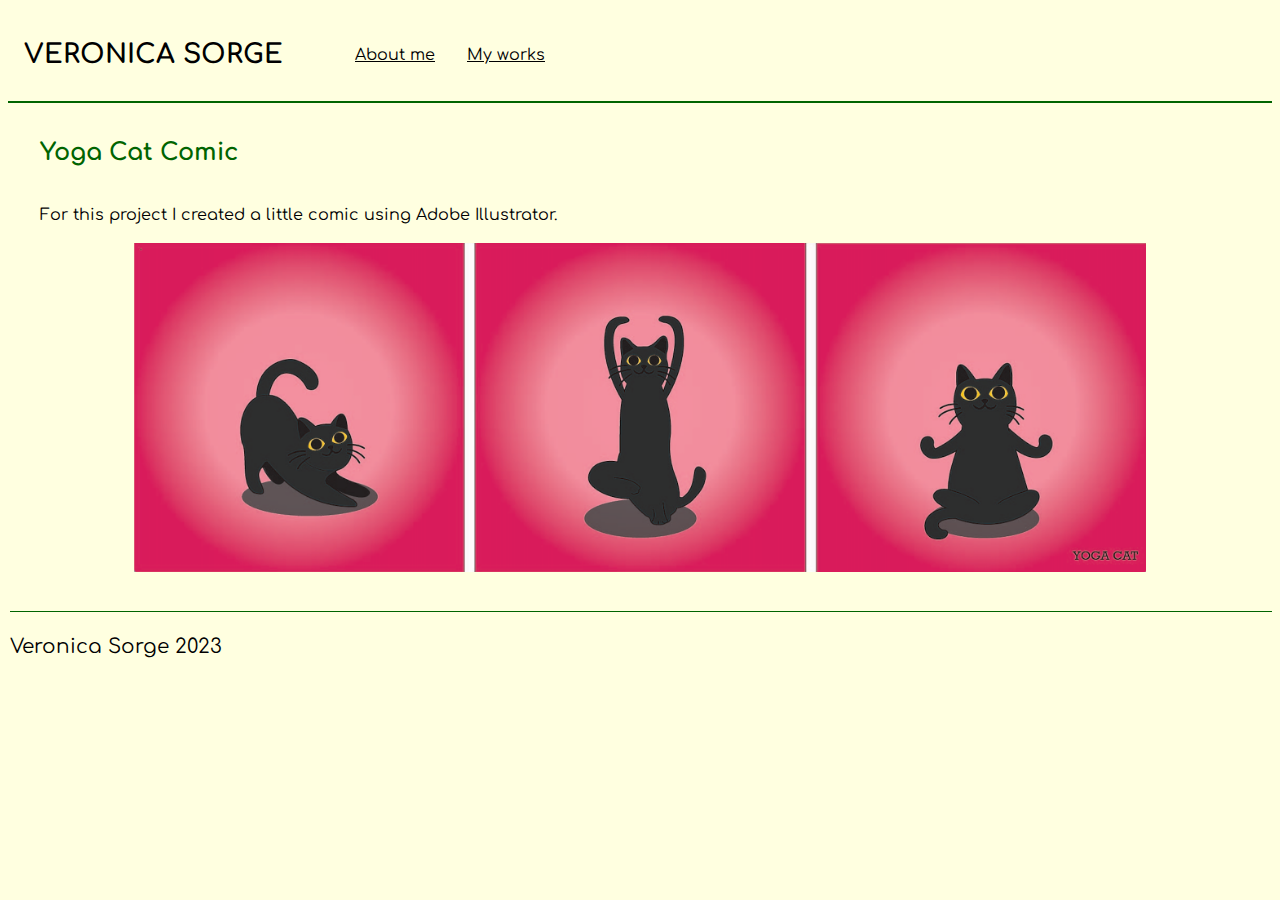
<file: yogacat.html>
<!DOCTYPE html>
<html lang="en">
  <head>
    <meta charset="UTF-8" />
    <meta name="viewport" content="width=device-width, initial-scale=1.0" />
    <title>Portfolio Veronica</title>
    <link rel="stylesheet" href="css/main.css" />
    <link rel="preconnect" href="https://fonts.googleapis.com" />
    <link rel="preconnect" href="https://fonts.gstatic.com" crossorigin />
    <link
      href="https://fonts.googleapis.com/css2?family=Comfortaa:wght@300;400;500;600;700&display=swap"
      rel="stylesheet"
    />
  </head>

  <header>
    <p id="logo">VERONICA SORGE</p>
    <nav>
      <ul id="header-ul">
        <li class="header-li"><a href="index.html">About me</a></li>
        <li class="header-li"><a href="my-works.html">My works</a></li>
      </ul>
    </nav>
  </header>
  <body>
    <h1>Yoga Cat Comic</h1>

    <p class="work-description">
      For this project I created a little comic using Adobe Illustrator.
    </p>

    <img src="images/comic.png" alt="yogacat" id="comicpic" />
  </body>

  <footer>
    <p>Veronica Sorge 2023</p>
  </footer>
</html>
</file>
<file: css/main.css>
/*ALL PAGES*/

* {
  font-family: "Comfortaa", sans-serif;
}

body {
  background-color: lightyellow;
  line-height: 1.5;
}

h1 {
  font-size: 18pt;
  margin-top: 2rem;
  margin-left: 2rem;
  margin-bottom: 2rem;
  color: darkgreen;
}

h2 {
  font-size: 18pt;
}

/*header*/
#logo {
  font-weight: bolder;
  font-size: 20pt;
  margin-left: 1rem;
}

header {
  display: flex;
  font-size: 12pt;
  align-items: center;
  white-space: nowrap;
  border-bottom: 2px solid darkgreen;
}

#header-ul {
  display: flex;
  list-style: none;
}

.header-li {
  margin-left: 2rem;
}

nav a {
  font-size: 12pt;
  color: black;
  transition: font-size 0.2s ease-in-out;
}

nav a:hover {
  font-size: 14pt;
}

@media screen and (max-width: 615px) {
  header {
    flex-direction: column;
  }
  #logo {
    align-items: center;
  }
  .header.li {
    margin-left: 0px;
  }
  img {
    margin-left: 1rem;
  }
}

/*footer*/
footer {
  font-size: 15pt;
  border-top: 1px solid darkgreen;
  margin-top: 2rem;
  margin-left: 2px;
}

/*ABOUT ME*/

#mypic {
  width: 20rem;
  height: 20rem;
  padding-top: 2rem;
  padding-bottom: 2rem;
  position: relative;
  align-items: right;
}

.text-box {
  overflow: hidden;
  padding-left: 20px;
  max-width: 50%;
}

.container {
  display: flex;
}

h3 {
  margin-top: 2rem;
  color: darkgreen;
}

#contact-box {
  color: black;
  padding: 1rem;
  width: 18rem;
  margin-left: 5rem;
}

.icons {
  width: 1.5rem;
  padding-right: 2rem;
}

@media screen and (max-width: 800px) {
  .container {
    display: initial;
  }

  .text-box {
    max-width: 80%;
  }

  #mypic {
    padding-left: 1rem;
    padding-top: 3rem;
    padding-bottom: 3rem;
  }

  #contact-box {
    margin-left: 1rem;
  }

  .icons {
    padding-right: 1rem;
  }
}

/*MY WORKS PAGE*/

/*grid*/
img {
  width: 100%;
}

figcaption {
  padding-top: 10px;
  font-size: 15pt;
  color: black;
}

.myworks-fig {
  padding-bottom: 30px;
  width: 80%;
  overflow: hidden;
  transition: transform 0.3s ease-in-out;
}

.myworks-fig:hover {
  transform: scale(1.1);
}

@media screen and (max-width: 615px) {
  header,
  ul {
    flex-direction: column;
    align-items: start;
  }

  li {
    margin-left: 0px;
  }
  #logo {
    margin-left: 38px;
    margin-bottom: 0;
  }
}

@media screen and (min-width: 615px) {
  section {
    display: grid;
    grid-template-columns: 1fr 1fr;
    align-items: center;
  }
}

@media screen and (min-width: 1200px) {
  section {
    display: grid;
    grid-template-columns: 1fr 1fr 1fr;
    align-items: center;
  }
}

/*GROOVES&BREWS*/
img {
  width: 80%;
}

figcaption {
  padding-top: 10px;
  font-size: 12pt;
  white-space: nowrap;
}

figure {
  padding-bottom: 30px;
}

#visualidentity-description {
  width: 90%;
  padding-left: 5%;
}

@media screen and (min-width: 615px) {
  section {
    display: grid;
    grid-template-columns: 1fr 1fr;
    align-items: center;
  }
}

@media screen and (min-width: 1200px) {
  section {
    display: grid;
    grid-template-columns: 1fr 1fr 1fr;
    align-items: center;
  }
}

/*DETAIL PAGE WORKS*/

.work-description {
  width: 90%;
  padding-left: 2rem;
}

.magazine-pics,
#comicpic,
#coffeetablebookpic,
#flyerpic {
  margin-left: 10%;
}

#flyerpic {
  width: 40%;
}

#website-link {
  color: darkgreen;
}
</file>
